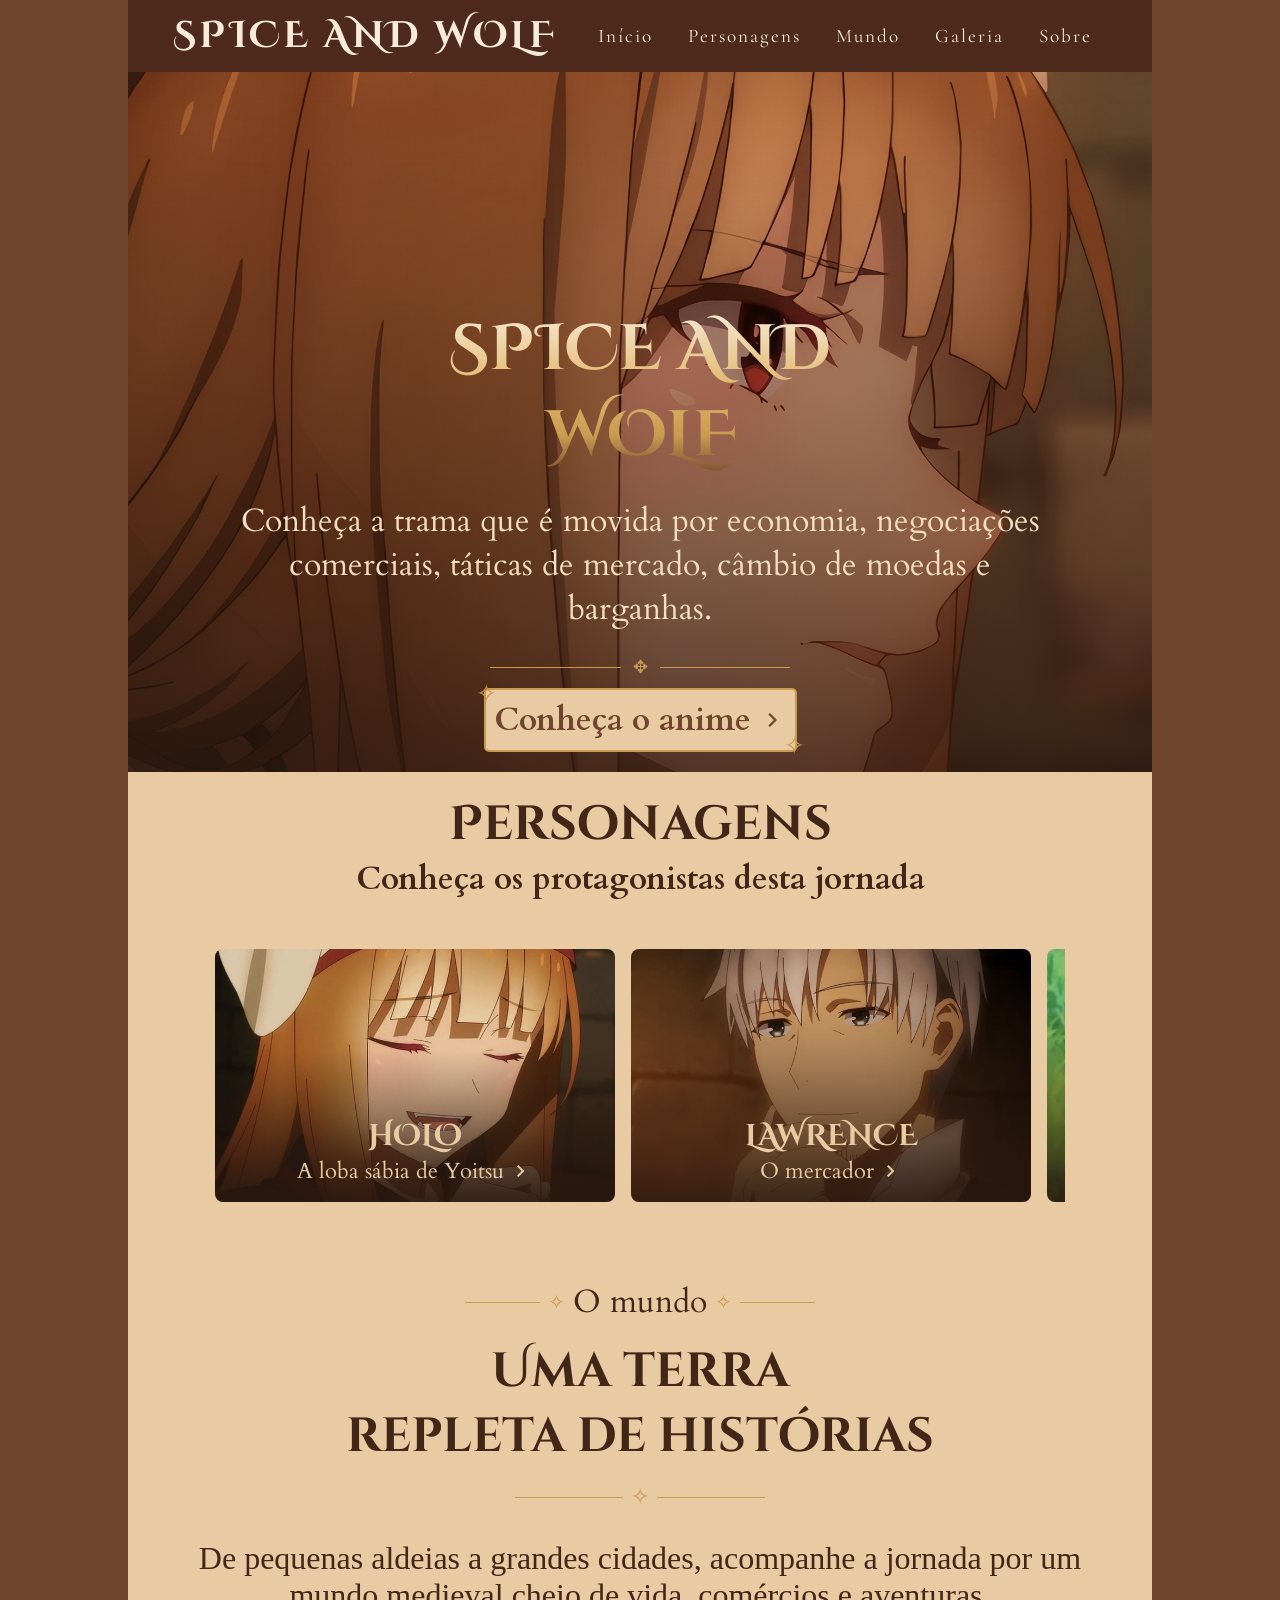
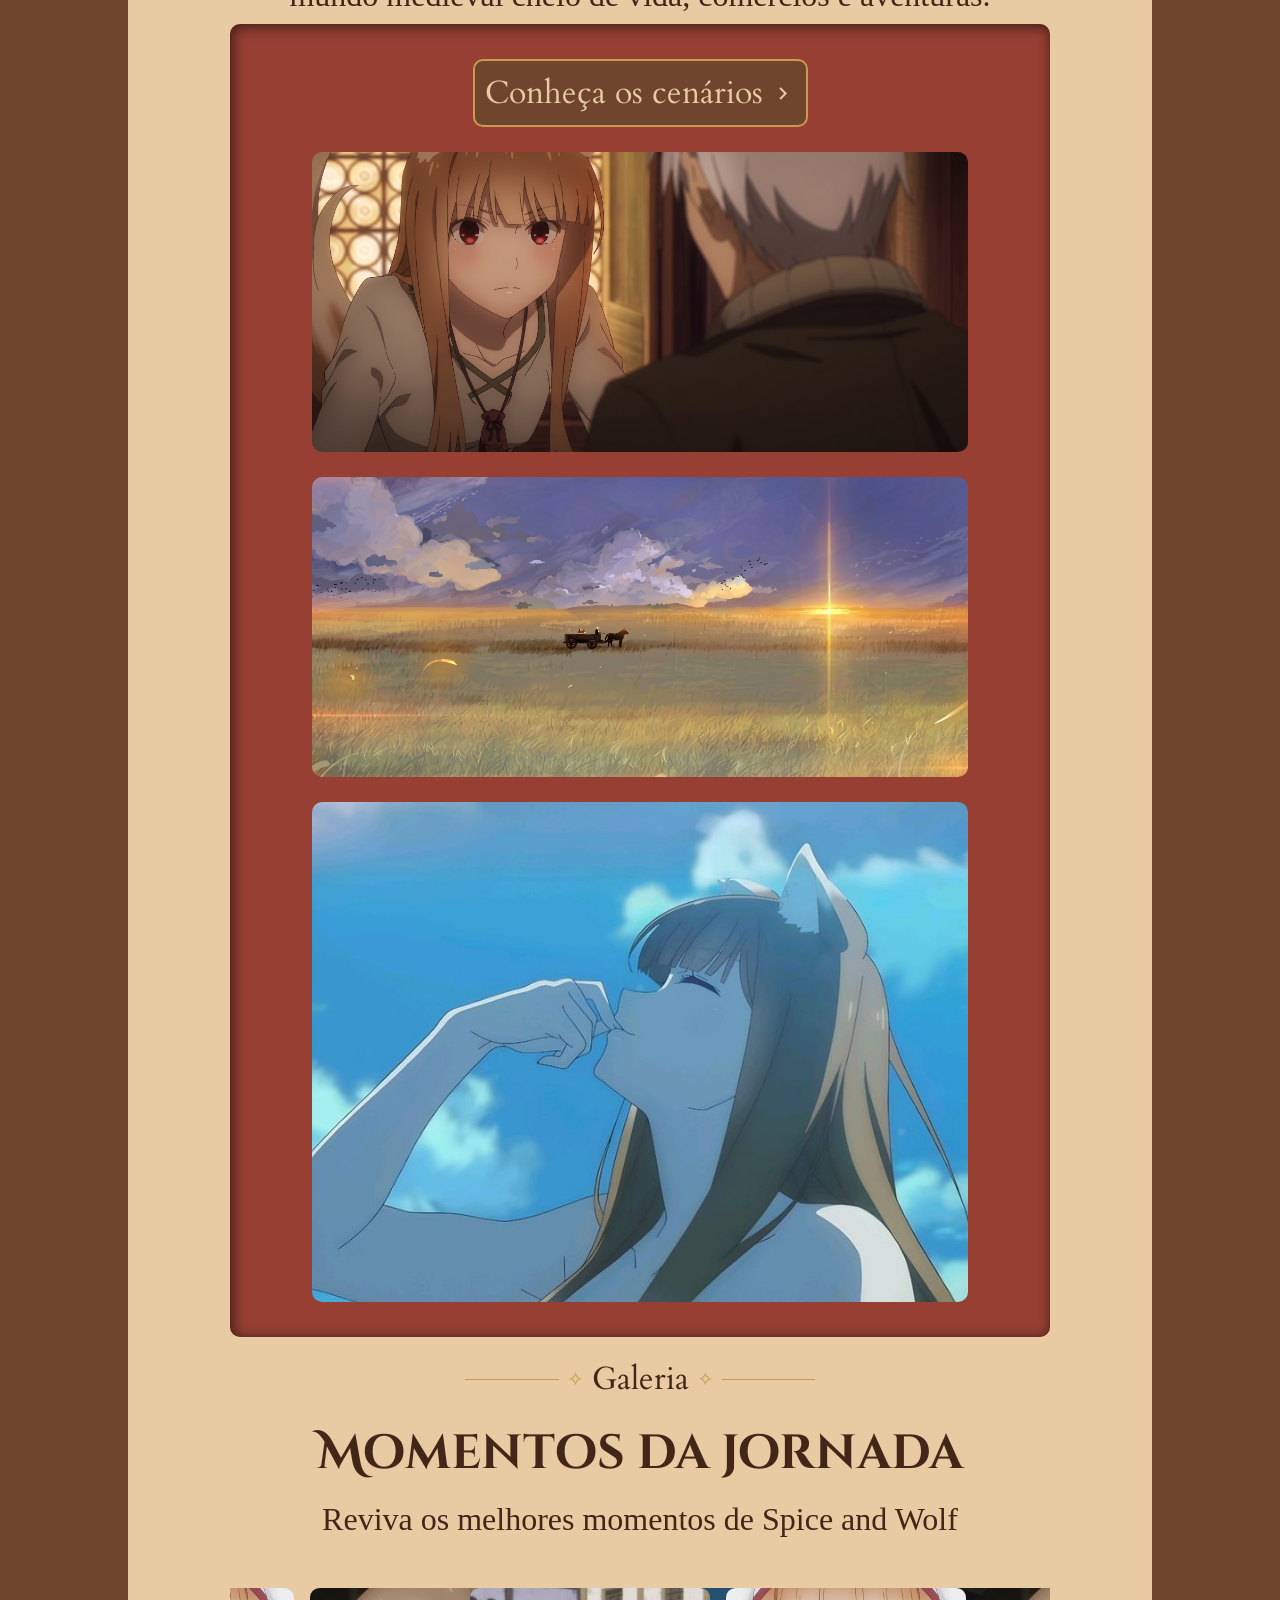
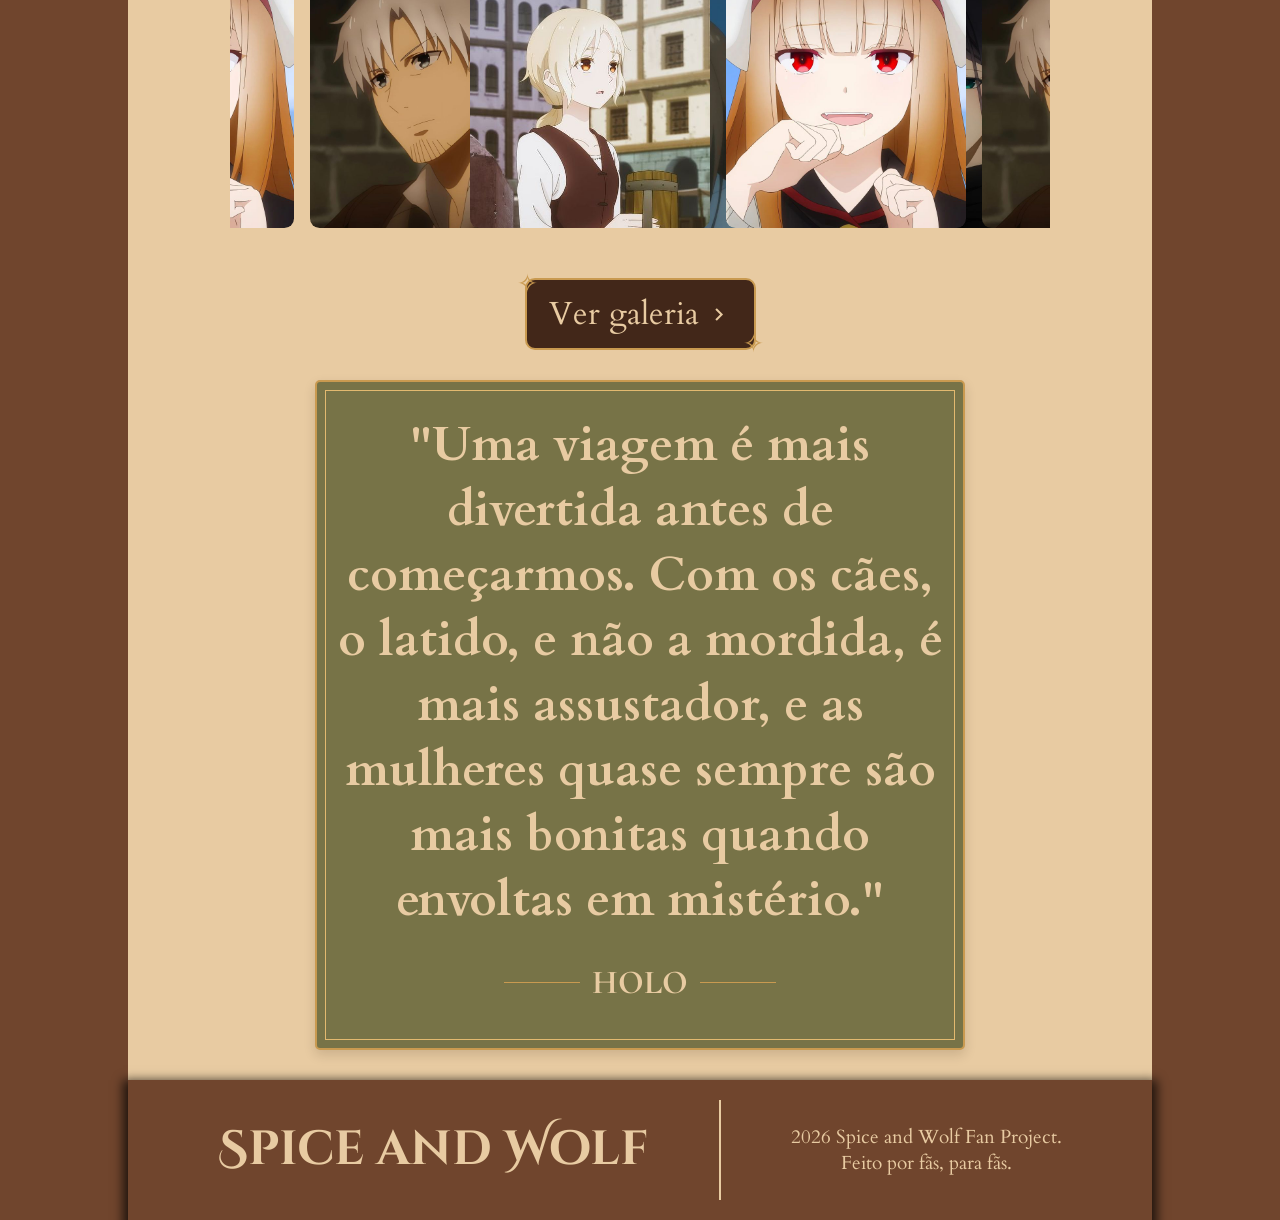
<file: index.html>
<!DOCTYPE html>
<html lang="pt-br">
<head>
    <meta charset="UTF-8">
    <meta name="viewport" content="width=device-width, initial-scale=1.0">
    <title>Document</title>
    <link rel="stylesheet" href="https://fonts.googleapis.com/css2?family=Material+Symbols+Outlined:opsz,wght,FILL,GRAD@20..48,100..700,0..1,-50..200&icon_names=home,person,public,photo_library,menu_book,chevron_left,chevron_right,arrow_forward_ios,arrow_back_ios&display=block">
    <link rel="stylesheet" href="style.css">
</head>
<body>
    <header>
        <nav>
            <div class="mobile-menu">
                <div class="line1"></div>
                <div class="line2"></div>
                <div class="line3"></div>
            </div>
            <a  class="logo" href="">Spice and Wolf</a>
            <ul class="nav-list">
                <li>
                    <a class="menu" href="">
                    <span class="material-symbols-outlined">home</span>
                    <span>Início</span></a>
                </li>

                <li>
                    <a class="menu" href="#pagpersonagem">
                    <span class="material-symbols-outlined">person</span>
                    <span>Personagens</span>
                    </a>
                </li>

                <li>
                  <a class="menu" href="">
                    <span class="material-symbols-outlined">public</span>
                    <span>Mundo</span>
                    </a>
                </li>

                <li>
                   <a class="menu" href="">
                    <span class="material-symbols-outlined">photo_library</span>
                    <span>Galeria</span>
                    </a>
                </li>

                 <li>
                   <a class="menu" href="">
                    <span class="material-symbols-outlined">menu_book</span>
                    <span>Sobre</span>
                    </a>
                </li>
            </ul>
        </nav>
    </header>  
    <main>
        <section id="hero" >
            <h1>Spice and <br> Wolf</h1>
                <p id="textohero">Conheça a trama que é movida por economia, negociações comerciais, táticas de mercado, câmbio de moedas e barganhas.</p>
                <div class="ornamento">
                <span>✥</span>
                </div>
                <a href="" id="botaohero" class="cenario" >Conheça o anime<span id="setahero" class="material-symbols-outlined icone-cta">chevron_right
                </span></a>
        </section>

        <h2 id="pagpersonagem">Personagens</h2>
        <p id="textopersonagem" >Conheça os protagonistas desta jornada</p>

        <section class="carousel borda-irregular">
                <div id="cardholo" class="card">
                    <h3>HOLO</h3>
                    <a href="holo.html" class="personagem-link">A loba sábia de Yoitsu

                    <span id="simbolo" class="material-symbols-outlined icone-personagem">chevron_right
                    </span>
                    </a>
                </div>
                
                <div id="cardlawrence" class="card">
                    <h3>LAWRENCE</h3>
                    <a href="" class="personagem-link">O mercador
                    
                    <span id="simbolo" class="material-symbols-outlined icone-personagem">chevron_right
                    </span>
                    </a>
                </div>

                <div id="cardnora" class="card">
                    <h3>NORA</h3>
                    <a href="" class="personagem-link">A pastora
                    
                    <span id="simbolo" class="material-symbols-outlined icone-personagem">chevron_right
                    </span>
                    </a>
                </div>

                <div id="carddian" class="card">
                    <h3>DIAN RUBENS</h3>
                    <a href="" class="personagem-link">A alquimista
                    
                    <span id="simbolo" class="material-symbols-outlined icone-personagem">chevron_right
                    </span>
                    </a>
                </div>

                <div id="cardmarlheit" class="card">
                    <h3>RICHTEN MARLHEI</h3>
                    <a href="" class="personagem-link">O comerciante
                    
                    <span id="simbolo" class="material-symbols-outlined icone-personagem">chevron_right
                    </span>
                    </a>
                </div>
        </section>
        
            <div class="cabecalho-mundo">

            <div class="rotulo-mundo">
                <span class="linha"></span>
                <span class="losango">✧</span>
                <span>O mundo</span>
                <span class="losango">✧</span>
                <span class="linha"></span>
            </div>

            <h2 id="historias">
                Uma terra <br> repleta de histórias
            </h2>

            <div class="ornamento-mundo">
                <span>✧</span>
            </div>

            </div>
            <div id="textomundo">
                <p>De pequenas aldeias a grandes cidades, acompanhe a jornada por um mundo medieval cheio de vida, comércios e aventuras.</p>
            </div>
      <section id="fotos">
        
        <a id="cenarios" href="">Conheça os cenários 
            <span class="material-symbols-outlined icone-cta icone-cenario" aria-hidden="true">chevron_right
            </span>
        </a>

            <div id="imagem1"></div>
            <div id="imagem2"></div>
            <div id="imagem3"></div>
    </section>

        <div class="rotulo-galeria">
            <span class="linha"></span>
            <span class="losango">✧</span>
            <span>Galeria</span>
            <span class="losango">✧</span>
            <span class="linha"></span>
        </div>
        
        <h2>Momentos da jornada</h2>
        <p id="momentos" >Reviva os melhores momentos de Spice and Wolf</p>

        <div class="galeria" >
            <div class="group" >
                <div class="cardgaleria foto1"></div>
                <div class="cardgaleria foto2"></div>
                <div class="cardgaleria foto3"></div>
                <div class="cardgaleria foto4"></div>
                <div class="cardgaleria foto5"></div>
                <div class="cardgaleria foto6"></div>
            </div>
             <div aria-hidden="" class="group" >
                <div class="cardgaleria foto1"></div>
                <div class="cardgaleria foto2"></div>
                <div class="cardgaleria foto3"></div>
                <div class="cardgaleria foto4"></div>
                <div class="cardgaleria foto5"></div>
                <div class="cardgaleria foto6"></div>
            </div>
        </div>
       <a id="linkgaleria" href="">Ver galeria 
            <span class="material-symbols-outlined icone-cta icone-cenario" aria-hidden="true">chevron_right
            </span>
        </a>
    <section id="textoholo" >
            <p>"Uma viagem é mais divertida antes de começarmos. Com os cães, o latido, e não a mordida, é mais assustador, e as mulheres quase sempre são mais bonitas quando envoltas em mistério."</p>
            <h3>HOLO</h3>
    </section>
    </main>

    <footer>
    <div class="footer-conteudo">
        <a href="" class="footer-logo">Spice and Wolf</a>

        <div class="linha-footer"></div>

        <p class="footer-texto">
            2026 Spice and Wolf Fan Project.
            <br>
            Feito por fãs, para fãs.
        </p>
    </div>
</footer>
    <script src="mobile-navbar.js"></script>
</body>
</html>
</file>
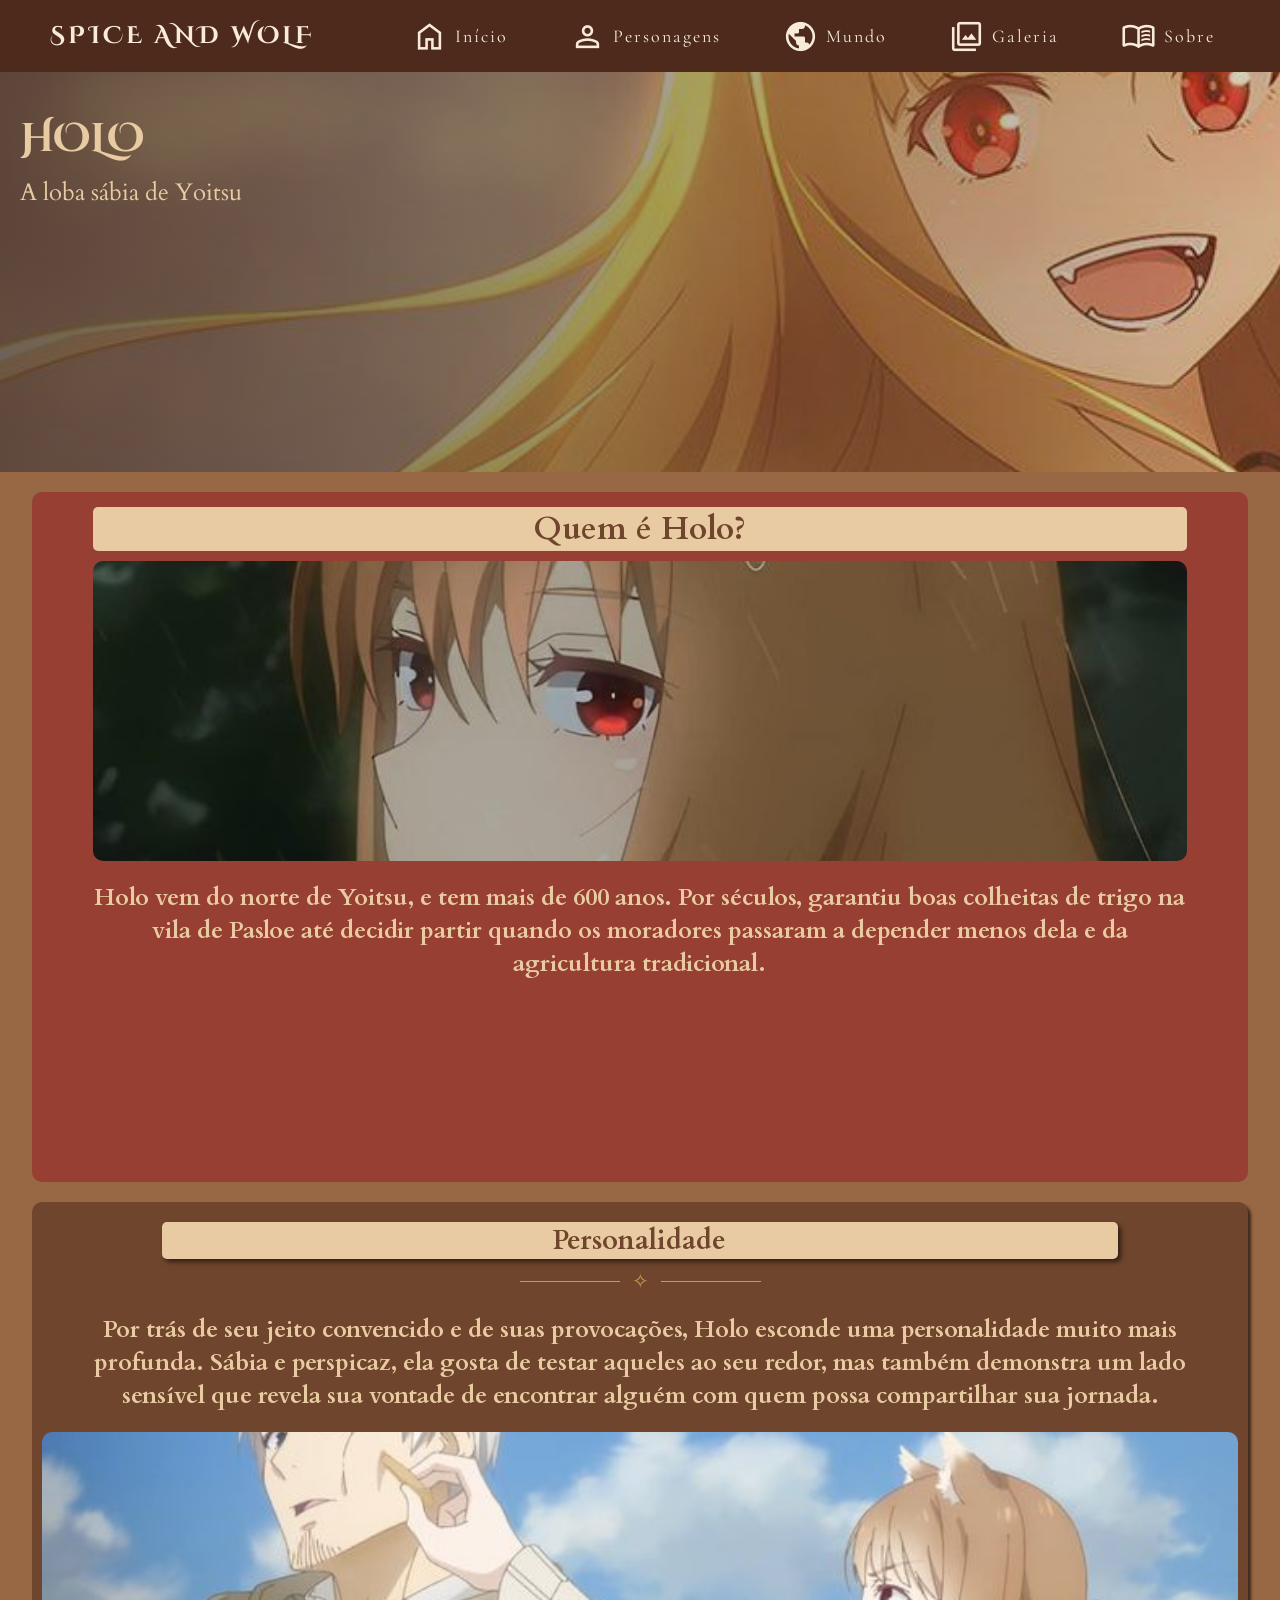
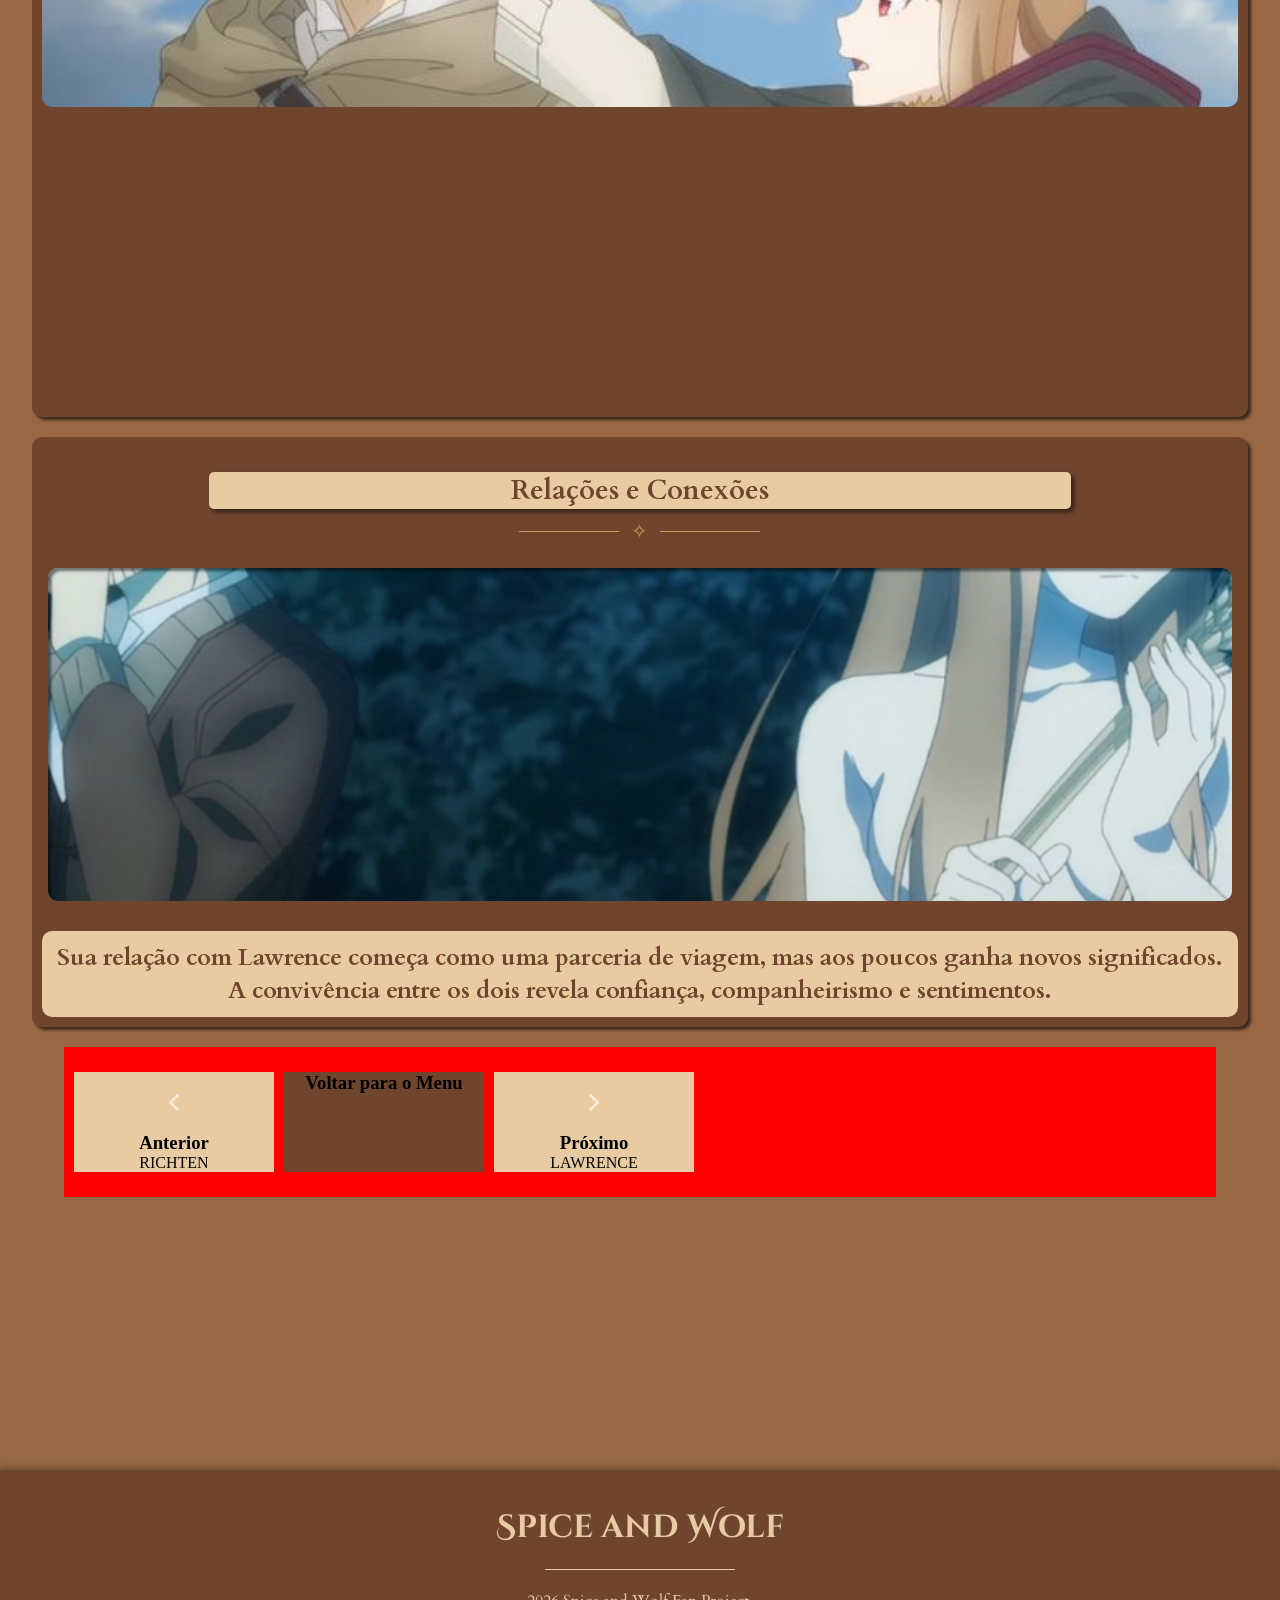
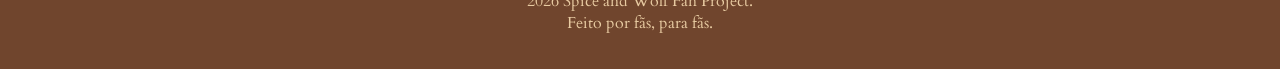
<file: holo.html>
<!DOCTYPE html>
<html lang="pt-br">
<head>
    <meta charset="UTF-8">
    <meta name="viewport" content="width=device-width, initial-scale=1.0">
    <title>Document</title>
    <link rel="stylesheet" href="https://fonts.googleapis.com/css2?family=Material+Symbols+Outlined:opsz,wght,FILL,GRAD@20..48,100..700,0..1,-50..200&icon_names=home,person,public,photo_library,menu_book,chevron_left,chevron_right,arrow_forward_ios,arrow_back_ios&display=block">
    <link rel="stylesheet" href="holo.css">
</head>
<body>
    <header>
        <nav>
            <div class="mobile-menu">
                <div class="line1"></div>
                <div class="line2"></div>
                <div class="line3"></div>
            </div>
            <a  class="logo" href="">Spice and Wolf</a>
            <ul class="nav-list">
                <li>
                    <a class="menu" href="">
                    <span class="material-symbols-outlined">home</span>
                    <span>Início</span></a>
                </li>

                <li>
                    <a class="menu" href="">
                    <span class="material-symbols-outlined">person</span>
                    <span>Personagens</span>
                    </a>
                </li>

                <li>
                  <a class="menu" href="">
                    <span class="material-symbols-outlined">public</span>
                    <span>Mundo</span>
                    </a>
                </li>

                <li>
                   <a class="menu" href="">
                    <span class="material-symbols-outlined">photo_library</span>
                    <span>Galeria</span>
                    </a>
                </li>

                 <li>
                   <a class="menu" href="">
                    <span class="material-symbols-outlined">menu_book</span>
                    <span>Sobre</span>
                    </a>
                </li>
            </ul>
        </nav>
    </header>
    <main>
        <section class="hero" >
            <h1>HOLO</h1>
            <p>A loba sábia de Yoitsu</p>
        </section>
        <div id="texto1" >
            <!-- <p>Uma loba de espírito livre, palavras afiadas e um passado tão vasto quanto as terras em que percorre</p> -->
        </div>

        <section class="holo" >
            <h2>Quem é Holo?</h2>
            <div id="imagemholo" ></div>
            <p>Holo vem do norte de Yoitsu, e tem mais de 600 anos. Por séculos, garantiu boas colheitas de trigo na vila de Pasloe até decidir partir quando os moradores passaram a depender menos dela e da agricultura tradicional.</p>
        </section>
       
        <section class="personalidade" > 
            <h2 class="titulosh2">Personalidade</h2>

            <div class="ornamento-inferior">
                <span class="linha"></span>
                <span>✧</span>
                <span class="linha"></span>
            </div>
        </div>
              <p>Por trás de seu jeito convencido e de suas provocações, Holo esconde uma personalidade muito mais profunda. Sábia e perspicaz, ela gosta de testar aqueles ao seu redor, mas também demonstra um lado sensível que revela sua vontade de encontrar alguém com quem possa compartilhar sua jornada.</p>
            <div class="divpersonalidade" ></div>
        </section>

       

        <section class="relacoes">
           <div class="cabecalho-secao">
    
    <h2 class="titulosh2">Relações e Conexões</h2>

    <div class="ornamento-inferior">
        <span class="linha"></span>
        <span>✧</span>
        <span class="linha"></span>
    </div>
</div>
            <div class="imagemrelacoes" ></div>
            <div id="textorelacoes" >
                <p>Sua relação com Lawrence começa como uma parceria de viagem, mas aos poucos ganha novos significados. A convivência entre os dois revela confiança, companheirismo e sentimentos.</p>
            </div>
        </section>
        <!-- <nav class="navegacao-personagens">

    <a href="#" class="btn-personagem anterior">
        <span class="material-symbols-outlined">chevron_left</span>
        <strong>Anterior</strong>
        <small>Lawrence</small>
    </a>

    <a href="#" class="btn-personagem voltar">
        <span class="material-symbols-outlined">menu_book</span>
        <strong>Personagens</strong>
        <small>Voltar ao menu</small>
    </a>

    <a href="#" class="btn-personagem proximo">
        <span class="material-symbols-outlined">chevron_right</span>
        <strong>Próximo</strong>
        <small>Chloe</small>
    </a>

</nav> -->
    <section class="botoes" >
    
            <div class="anterior" >
                <span class="material-symbols-outlined">
                chevron_left
                </span>
                <h3>Anterior</h3>
                <p>RICHTEN</p>
            </div>

            <div class="voltar" >
             
                <h3>Voltar para o Menu</h3>
            </div>

            <div class="proximo" >
                <span
                class="material-symbols-outlined">chevron_right
                </span>
                <h3>Próximo</h3>
                <p>LAWRENCE </p>
            </div>
      
    </section>





    </main>
      <footer>
    <div class="footer-conteudo">
        <a href="" class="footer-logo">Spice and Wolf</a>

        <div class="linha-footer"></div>
        <p class="footer-texto">
            2026 Spice and Wolf Fan Project.
            <br>
            Feito por fãs, para fãs.
        </p>
        </div>
    </footer>
    <script src="mobile-navbar.js"></script>
</body>
</html>
</file>
<file: style.css>
@charset "UTF-8";

@import url('https://fonts.googleapis.com/css2?family=Cinzel+Decorative:wght@400;700;900&display=swap');
@import url('https://fonts.googleapis.com/css2?family=Cormorant+Garamond:ital,wght@0,300..700;1,0..700&display=swap');
@import url('https://fonts.googleapis.com/css2?family=Cardo:ital,wght@0,400;0,700;1,400&display=swap');

:root {
    /* CORES PRINCIPAIS */
    --Dark-Wood: #2B180F;
    --Deep-Brown: #422719;
    --Leather-Brown: #70452D;
    --Warm-Brown: #986744;

    /* FUNDOS */
    --Dark-Parchment: #CBA77C;
    --Parchment: #E8CBA2;
    --Light-Cream: #F2DFC0;
    --Soft-Ivory: #F8ECD8;

    /* DETALHES */
    --Antique-Gold: #C99A50;
    --Wheat-Gold: #E2B96F;
    --Muted-Red: #963F32;
    --Olive-Green: #777347;

    /* FONTES */
    --Titulos: 'Cinzel Decorative', serif;
    --Textos: 'Cormorant Garamond', serif;
    --Textos2: 'Cardo', serif;
}
* {
    margin: 0;
    padding: 0;
    box-sizing: border-box;
}


body {
    width: 100%;
    overflow-x: clip;
}
body.menu-open {
    overflow: hidden;
}

/* 
=============================
HEADER / MENU DE NAVEGAÇÃO 
=============================
*/
nav {
    display: flex;
    justify-content: space-around;
    align-items: center;
    font-family: var(--Textos2);
    background-color: #4d2a1b;
    height: 8vh;
    padding: 0 25px;
}
.logo {
    padding: 0px;
    font-family: var(--Titulos);
    font-size: 1.5em;
    font-weight: bold;
    text-transform: uppercase;
    letter-spacing: 3px;
    color: #F8ECD8;
    text-decoration: none;
    flex-shrink: 0;
}
.nav-list {
    list-style: none;
    display: flex;
    align-items: center;
}
.nav-list li {
    letter-spacing: 2px;
    margin-left: 32px;
}
.nav-list .menu {
    font-family: var(--Textos);
    font-size: 18px;
}
.menu {
    display: flex;
    align-items: center;
    gap: 8px;
    color: #F8ECD8;
    text-decoration: none;
    padding: 15px;
    border-radius: 10px;
    transition: background-color 0.3s;
}
.menu:hover {
    transition-duration: 1s;
    background-color: var(--Leather-Brown);
    border-radius: 10px;
}
.mobile-menu {
    display: none;
    cursor: pointer;
}
.mobile-menu div {
    width: 32px;
    height: 2px;
    background-color: #F8ECD8;
    margin: 8px;
    transition: 0.3s;
}
.mobile-menu.active .line1 {
    transform: rotate(-45deg) translate(-8px, 8px);
}
.mobile-menu.active .line2 {
    opacity: 0;
}
.mobile-menu.active .line3 {
    transform: rotate(45deg) translate(-5px, -7px);
}
.material-symbols-outlined {
    font-family: 'Material Symbols Outlined';
    font-weight: normal;
    font-style: normal;
    color: #F8ECD8;
    font-size: 35px;
    line-height: 1;
    display: inline-block;
    white-space: nowrap;
    text-transform: none;
    letter-spacing: normal;
    font-feature-settings: 'liga';
}
/* 
=============================
            MAIN
=============================
*/
main {
    background-color: var(--Parchment);
    border-radius: 10px 10px 0px 0px;
    display: flow-root;
}
#hero {
    text-align: center;
    height: 700px;
    display: flex;
    flex-flow: column;
    justify-content: flex-end;
    align-items: center;
    background-image:linear-gradient(to bottom,
    transparent 5%, rgba(43, 24, 15, 0.9) 100%),url("Imagens/holo11\(2\).jpg");
    background-size: 190.4%;
    background-attachment: fixed;
    background-position: 60% top;
    background-repeat: no-repeat;
    color: #a75f08;
}
h1 {
    text-transform: uppercase;
    font-family: var(--Titulos);
    font-size: 3em;
    background: linear-gradient(to bottom,#F8ECD8 0%,#E2B96F 45%,#C99A50 75%,#70452D 100%);
    background-clip: text;
    -webkit-background-clip: text;
    color: transparent;
}
#textohero {
    width: 80%;
    margin: 20px 0px;
    font-size: 20px;
    font-family: var(--Textos2);
    font-weight: 500;
    color: var(--Light-Cream);
}
.ornamento {
    display: flex;
    align-items: center;
    justify-content: center;
    gap: 12px;
    width: 300px;
    margin: 5px auto 10px auto;
}
.ornamento::before, .ornamento::after {
    content: "";
    flex: 1;
    height: 1px;
    background-color: var(--Antique-Gold);
}
.ornamento span {
    color: var(--Antique-Gold);
    font-size: 18px;
}
#botaohero {
    padding: 5px;
    margin-bottom: 15px;
    font-size: 1.5em;
    font-weight: 530;
    font-family: var(--Textos2);
    color: var(--Leather-Brown);
    display: inline-flex;
    align-items: center;
    justify-content: center;
    gap: 8px;
    text-decoration: none;
    background-color: var(--Parchment);
    border-radius: 5px;
}
#setahero {
    color: var(--Leather-Brown);
}
.cenario {
    position: relative;
    border: 2px solid var(--Antique-Gold);
    padding: 8px;
}
.cenario::before,
.cenario::after {
    content: "✧";
    position: absolute;
    color: var(--Antique-Gold);
    font-size: 25px;
}
.cenario::before {
    top: -13px;
    left: -10px;
}
.cenario::after {
    bottom: -13px;
    right: -10px;
}
 .icone-cta {
    font-size: 28px;
    line-height: 1;
    color: var(--Leather-Brown);
}
h2 {
    font-family: var(--Titulos);
    font-size: 2em;
    text-align: center;
    margin-top: 20px;
    color: var(--Deep-Brown);
    font-weight: bolder;
}
#textopersonagem {
    color: #422719;
    font-family: var(--Textos2);
    text-align: center;
    font-size: 1.5em;
    font-weight: 550;
}
.carousel {
    width: 100%;
    overflow-x: auto;
    margin: 3em auto;
    display: flex;
    gap: 1em;
    scroll-behavior: smooth;
    anchor-name: --carousel;
    scroll-snap-type: x mandatory;
    scroll-marker-group: after;
}
.carousel::scroll-marker-group {
    display: flex;
    justify-content: center;
    gap: .5em;
}
.card::scroll-marker {
    content: '';
    height: 1em;
    width: 1em;
    background-color: #E2B96F;
    border-radius: 50%;
}
.card::scroll-marker:target-current {
    background-color: var(--Muted-Red);
}
.carousel::-webkit-scrollbar {
    display: none;
}
.carousel::scroll-button(right),
.carousel::scroll-button(left) {
    font-family: 'Material Symbols Outlined';
    font-feature-settings: 'liga';
    font-size: 22px;
    font-weight: normal;
    line-height: 1;
    display: grid;
    place-items: center;
    width: 46px;
    height: 46px;
    padding: 0;
    border: none;
    border-radius: 50%;
    background-color: var(--Muted-Red);
    color: var(--Parchment);
    cursor: pointer;
    position: fixed;
    position-anchor: --carousel;
}
.carousel::scroll-button(right) {
    content: "arrow_forward_ios";
    position-area: right center;
    translate: -50% 0;
}
.carousel::scroll-button(left) {
    content: "arrow_back_ios";
    position-area: left center;
    translate: 50% 0;
    text-indent: 6px;
}
.card {
    scroll-snap-align: start;
    flex: 0 0 25em;
    aspect-ratio: 5 / 3;
    background-color: #a75f08;
    padding: 1em;
    border-radius: .5em;
    text-align: center;
    align-content: center;
}
.icone-personagem {
    font-size: 24px;
    color: var(--Deep-Brown);
}
#cardholo {
    background-image:linear-gradient(to bottom,
    transparent 40%, rgba(43, 24, 15, 0.9) 100%),url("Imagens/holo19.jpg");
    background-size: 100%;
    background-position: 50% 95% ;
    background-repeat: no-repeat;
}
#cardholo h3 {
    font-size: 1.9em;
    margin-top: 150px;
    font-family: var(--Titulos);
    color: var(--Parchment);
}
#cardholo a {
    font-size: 1.4em;
    color: var(--Parchment);
    font-family: var(--Textos2);
}
#cardlawrence {
    background-image:linear-gradient(to bottom,
    transparent 20%, rgba(43, 24, 15, 0.9) 100%),url("Imagens/lawrence1.jpg");
    background-size: 100%;
    background-position: 90% 70%;
}
#cardlawrence h3 {
    font-size: 1.9em;
    margin-top: 150px;
    font-family: var(--Titulos);
    color: var(--Parchment);
}
#cardlawrence a {
    font-size: 1.4em;
    color: var(--Parchment);
    font-family: var(--Textos2);
}
#cardnora {
    background-image:linear-gradient(to bottom,
    transparent 20%, rgba(43, 24, 15, 0.9) 100%),url("Imagens/nora1.jpg");
    background-size: 100%;
    background-position: 50% 50% ;
}
#cardnora h3 {
    font-size: 1.9em;
    margin-top: 150px;
    font-family: var(--Titulos);
    color: var(--Parchment);
}
#cardnora a {
    font-size: 1.4em;
    color: var(--Parchment);
    font-family: var(--Textos2);
}
#carddian {
    background-image:linear-gradient(to bottom,
    transparent 30%, rgba(43, 24, 15, 0.9) 100%),url("Imagens/dian3.jpg");
    background-size: 100%;
    background-position: 50% 55% ;
}
#carddian h3 {
    font-size: 1.9em;
    margin-top: 150px;
    font-family: var(--Titulos);
    color: var(--Parchment);
}
#carddian a {
    font-size: 1.4em;
    color: var(--Parchment);
    font-family: var(--Textos2);
}
#cardmarlheit {
    background-image:linear-gradient(to bottom,
    transparent 10%, rgba(43, 24, 15, 0.9) 100%),url("Imagens/marlheit1.jpg");
    background-size: 100%;
    background-position: 50% 55% ;
}
#cardmarlheit h3 {
    font-size: 1.9em;
    margin-top: 150px;
    font-family: var(--Titulos);
    color: var(--Parchment);
}
#cardmarlheit a {
    font-size: 1.4em;
    color: var(--Parchment);
    font-family: var(--Textos2);
}
.personagem-link {
    display: inline-flex;
    align-items: center;
    justify-content: center;
    gap: 5px;
    font-family: var(--Textos2);
    font-size: 1.1em;
    color: var(--Deep-Brown);
    text-decoration: none;
}
#simbolo {
      color: var(--Parchment);
}
.cabecalho-mundo {
    text-align: center;
    padding: 30px 15px;
}
.rotulo-mundo {
    display: flex;
    align-items: center;
    justify-content: center;
    gap: 8px;
    width: 80%;
    max-width: 350px;
    margin: auto;
    color: var(--Deep-Brown);
    font-family: var(--Textos2);
    font-size: 1.2em;
}
.linha {
    flex: 1;
    height: 1px;
    background-color: var(--Antique-Gold);
}
.losango {
    color: var(--Antique-Gold);
    font-size: 20px;
}
#historias {
    font-family: var(--Titulos);
    color: var(--Deep-Brown);
    font-size: 2em;
    margin: 15px 0;
}
.ornamento-mundo {
    display: flex;
    align-items: center;
    justify-content: center;
    width: 65%;
    max-width: 250px;
    margin: 15px auto 0px auto;
}
.ornamento-mundo::before,
.ornamento-mundo::after {
    content: "";
    flex: 1;
    height: 1px;
    background-color: var(--Antique-Gold);
}
.ornamento-mundo span {
    color: var(--Antique-Gold);
    font-size: 22px;
    margin: 0 8px;
}
#textomundo {
    color: var(--Deep-Brown);
    width: 90%;
    margin: auto;
    text-align: center;
    font-size: 2em;
    font-weight: 500;
}
#fotos {
    background-color: var(--Muted-Red);
    width: 96%;
    margin: auto;
    border-radius: 10px;
    padding: 10px 0px;
    margin-top: 10px;
    box-shadow: inset 2px 2px 12px 2px rgba(0, 0, 0, 0.507);
}
#cenarios {
    position: relative;
    border: 2px solid var(--Antique-Gold);
    padding: 8px;
}
#cenarios {
    position: relative;
    display: flex;
    align-items: center;
    justify-content: center;
    gap: 8px;
    width: fit-content;
    margin: 30px auto;
    padding: 12px 22px;
    background-color: var(--Deep-Brown);
    color: var(--Parchment);
    font-family: var(--Textos2);
    font-size: 1.3em;
    text-decoration: none;
    border: 2px double var(--Antique-Gold);
    outline-offset: 4px;
    transition: .3s ease;
}
#cenarios:hover {
    background-color: var(--Leather-Brown);
    box-shadow: 0 5px 12px rgba(43, 24, 15, 0.25);
    border-color: var(--Wheat-Gold);
}
#cenarios:hover .icone-cenario {
    transform: translateX(4px);
}
#cenarios {
    display: flex;
    align-items: center;
    justify-content: center;
    gap: 8px;
    width: fit-content;
    margin: 25px auto 0;
    background-color: var(--Leather-Brown);
    text-align: center;
    font-size: 1.5em;
    padding: 10px;
    color: var(--Parchment);
    text-decoration: none;
    border-radius: 10px;
}
.icone-cenario {
    color: var(--Parchment);
    font-size: 28px;
    line-height: 1;
}

.icone-cenario {
    color: var(--Parchment);
    font-size: 25px;
    line-height: 1;
    transition: transform .3s ease;
}
#imagem1,
#imagem2 {
    position: relative;
    overflow: hidden;
    isolation: isolate;
    height: 300px;
    width: 90%;
    margin: 25px auto;
    background-color: var(--Muted-Red);
    border-radius: 10px;
}
#imagem3 {
    position: relative;
    overflow: hidden;
    isolation: isolate;
    height: 500px;
    width: 90%;
    margin: 25px auto;
    background-color: var(--Muted-Red);
    border-radius: 10px;
}
#imagem1::before {
    content: "";
    position: absolute;
    inset: -15% 0;
    background-image: url("Imagens/landscape3.jpg");
    background-size: cover;
    background-position: 80%;
    background-repeat: no-repeat;
    transform: translateY(var(--parallax-y, 0px));
    z-index: -1;
}
#imagem2::before {
    content: "";
    position: absolute;
    inset: -15% 0;
    background-image: url("Imagens/landscape1.jpg");
    background-size: cover;
    background-position: center;
    background-repeat: no-repeat;
    transform: translateY(var(--parallax-y, 0px));
    z-index: -1;
}
#imagem3::before {
    content: "";
    position: absolute;
    inset: -15% 0;
    background-image: url("Imagens/landscape11.jpg");
    background-size: cover;
    background-position: bottom;
    background-repeat: no-repeat;
    transform: translateY(var(--parallax-y, 0px));
    z-index: -1;
    border-radius: inherit;
}
.rotulo-galeria {
    display: flex;
    align-items: center;
    justify-content: center;
    gap: 8px;
    width: 80%;
    max-width: 350px;
    margin: 20px auto 0px auto;
    color: var(--Deep-Brown);
    font-family: var(--Textos2);
    font-size: 1.2em;
}
#momentos {
    padding-top: 15px;
    color: var(--Deep-Brown);
    width: 90%;
    margin: auto;
    text-align: center;
    font-size: 2em;
    font-weight: 500;
}
.galeria {
    margin: 50px auto;
    width: 90%;
    display: flex;
    overflow-x: hidden;
}
.galeria::-webkit-scrollbar {
    display: none;
}
 .cardgaleria {
    flex: 0 0 5em;
    height: 5em;
    padding: 1em;
    background-color: var(--Muted-Red);
    font-size: 3rem;
    border-radius: .2em;
    text-align: center;
    align-content: center;
    background-repeat: no-repeat;
 }
 .group {
    display: flex;
    align-items: center;
    justify-content: center;
    gap: 1em;
    animation: spin 20s infinite linear;
    padding-right: 1em;
    flex-shrink: 0;
    width: max-content;
 }
 .foto1{
    background-image: url("Imagens/nora8.jpg");
    background-size: 100%;
 }
 .foto2{
    background-image: url("Imagens/holo16.jpg");
    background-size: 100%;
 }
 .foto3{
    background-image: url("Imagens/lawrence3.jpg");
    background-size: 100%;
 }
 .foto4{
    background-image: url("Imagens/landscape10.jpg");
    background-size: 100%;
 }
 .foto5{
    background-image: url("Imagens/dian8.jpg");
    background-size: 100%;
 }
 .foto6{
    background-image: url("Imagens/holo4.jpg");
    background-size: 100%;
 }
 #linkgaleria {
    position: relative;
    display: flex;
    align-items: center;
    justify-content: center;
    gap: 8px;
    width: fit-content;
    margin: 30px auto;
    padding: 12px 22px;
    background-color: var(--Deep-Brown);
    color: var(--Parchment);
    font-family: var(--Textos2);
    font-size: 1.3em;
    text-decoration: none;
    border: 2px double var(--Antique-Gold);
    border-radius: 10px;
    transition: .3s ease;
}
#linkgaleria::before,
#linkgaleria::after {
    content: "✧";
    position: absolute;
    color: var(--Antique-Gold);
    font-size: 25px;
}
#linkgaleria::before {
    top: -13px;
    left: -10px;
}
#linkgaleria::after {
    bottom: -13px;
    right: -10px;
}
#linkgaleria:hover {
    background-color: var(--Leather-Brown);
    box-shadow: 0 5px 12px rgba(43, 24, 15, 0.25);
    border-color: var(--Antique-Gold);
}
#linkgaleria:hover .icone-cenario {
    transform: translateX(4px);
}
#textoholo {
    color: var(--Parchment);
    width: 90%;
    margin: 20px auto 0px auto;
    font-size: 2em;
    font-weight: 600;
    font-family: var(--Textos2);
    background-color: var(--Olive-Green);
    padding: 10px;
    text-align: center;
    border-radius: 5px;
    position: relative;
    width: 90%;
    max-width: 650px;
    margin: 30px auto;
    padding: 30px 20px;
    background-color: var(--Olive-Green);
    border: 2px solid var(--Antique-Gold);
    border-radius: 5px;
    box-shadow: 0 5px 12px rgba(43, 24, 15, 0.15);
}
#textoholo::before {
    content: "";
    position: absolute;
    inset: 8px;
    border: 1px solid var(--Wheat-Gold);
    pointer-events: none;
}
#textoholo h3 {
    padding-top: 15px;
    display: flex;
    align-items: center;
    justify-content: center;
    gap: 12px;
    width: 45%;
    margin: 15px auto;
    font-family: var(--Textos);
    color: var(--Parchment);
    font-size: .7em;
}
#textoholo h3::before,
#textoholo h3::after {
    content: "";
    flex: 1;
    height: 1px;
    background-color: var(--Antique-Gold);
}









































/*
=============================
            FOOTER
=============================
*/
footer {
    background-color: var(--Leather-Brown);
    padding: 35px;
    box-shadow: 0px 5px 10px 5px rgba(0, 0, 0, 0.712);
    text-align: center;
}
footer a {
    display: block;
    font-family: var(--Titulos);
    font-size: 2em;
    font-weight: 550;
    color: var(--Deep-Brown);
    text-decoration: none;
    line-height: 1.3;
    color: var(--Parchment);
}
footer p {
    font-family: var(--Textos2);
    font-size: 1em;
    color: var(--Parchment);
}
.linha-footer {
    width: 190px;
    height: 1px;
    background-color: var(--Parchment);
    margin: 20px auto;
}
 @keyframes spin {
    from {
        transform: translateX(0);
    }
    to {
        transform: translateX(-100%);
    }
 }

 /* ANIMAÇÃO DOS LINKS */

 @keyframes navLinkFade {
    from {
        opacity: 0;
        transform: translateX(50px);
    }

    to {
        opacity: 1;
        transform: translateX(0);
    }
}
@media (max-width: 500px){
    .card {
        flex: 0 0 100%;
    }
}

/* CELULARES E TABLET */

@media (max-width: 992px) {

    nav {
        width: 100%;
        min-height: 65px;
        height: auto;
        padding: 0 15px;
        display: flex;
        justify-content: space-between;
        align-items: center;
        position: relative;
    }
    .mobile-menu {
        display: block;
        order: 2;
        z-index: 1001;
    }
    .logo {
        order: 1;
    }
   .nav-list {
    position: fixed;
    top: 65px;
    right: 0;
    width: min(75vw, 320px);
    height: calc(100vh - 65px);
    background-color: #4d2a1b;
    display: flex;
    flex-direction: column;
    align-items: center;
    justify-content: space-around;
    transform: translateX(100%);
    transition: transform 0.3s ease-in-out;
    z-index: 1000;
    }
    .nav-list li {
        margin-left: 0;
        opacity: 0;
    }
    .nav-list .menu {
        font-size: 22px;
    }
    .nav-list.active {
        transform: translateX(0);
    }
}

/* TABLET / MONITORES */    


@media screen and (min-width: 992px) and (max-width: 1200px) {

    body {
        background-color: #70452D; 
    }
    .nav-list li {
        margin: 0px;
        padding: 0px;
        /*  margin-left: 0; */
    }
     .nav-list .menu {
        font-size: 1.2m;
        
    }
    .material-symbols-outlined {
        display: none;
    }
    header {
        width: 90%;
        margin: auto;
    
    }
    .logo {
        font-size: 2.2em;
    }
    #hero {
        background-size: 105%;
        background-position: center;
    }
    #hero  h1 {
        font-size: 3.5em;
    }
    #textohero {
        font-size: 1.6em;
    }
    #botaohero {
        font-size: 1.7em;
        padding: 8px;
        margin-bottom: 20px;
    }
    main {
        width: 90%;
        margin: auto;
    }
    h2 {
        font-size: 2.7em;
    }
    #textopersonagem {
        font-size: 1.8em;
       
    }
    .card::scroll-marker {
        display: none;
    }
    .rotulo-mundo {
        font-size: 1.8em;
    }
    #historias {
        font-size: 2.7em;
    }
    .carousel {
        width: 80%;
    }
    #textomundo {
        font-size: 1.8em;
        font-weight: 540;
    }
    #cenarios {
        font-size: 1.7em;
    }
    #fotos {
        width: 90%;
    }
    #imagem1, 
    #imagem2, 
    #imagem3 {
        width: 90%;
    }
    #imagem1::before {
        background-image: url("Imagens/landscape3\(2\).jpg");
    }
    #imagem2::before {
        background-image: url("Imagens/landscape1\(2\).jpg");
    }
    .rotulo-galeria {
        font-size: 1.8em;
    }
    #momentos {
        font-size: 2em;
        font-weight: 540;
    }
    .galeria {
        width: 90%;
    }
    #linkgaleria {
        font-size: 1.7em;
    }
    #textoholo {
        font-size: 2.5em;
    }
    footer {
        display: block;
        width: 90%;
        margin: auto;
        padding: 0px;
    }
    footer a {
        font-size: 2.3em;
        font-weight: 530;
    }
    .footer-conteudo {
        display: flex;
        align-items: center;
        justify-content: center;
        gap: 70px;

        width: fit-content;
        margin: 0 auto;
    }
    .footer-texto {
        font-size: 1.2em;
    }
    .linha-footer {
        width: 2px;
        height: 100px;
        background-color: var(--Parchment);
        flex-shrink: 0;
    }
    
}

/* TELAS MAIORES */

@media screen and (min-width: 1200px) {
    body {
        background-color: #70452D;
    }
    header {
        width: 80%;
        margin: auto;
    }
    .logo {
        font-size: 2.3em;
    }
    .nav-list li {
        margin: 0px 0px 0px 5px;
        padding: 0px;
    }
     .nav-list .menu {
        font-size: 1.2em;
    }
    .nav-list .material-symbols-outlined {
        display: none;
    }
    #hero {
        background-size: 90%;
        background-position: center;
    }
    #hero  h1 {
        font-size: 4em;
    }
    #textohero {
        font-size: 2em;
    }
    #botaohero {
        font-size: 2em;
        padding: 8px;
        margin-bottom: 20px;
    }
    main {
        width: 80%;
        margin: auto;
    }
    h2 {
        font-size: 3em;
    }
    #textopersonagem {
        font-size: 2em;
    }
    .card::scroll-marker {
        display: none;
    }
    .rotulo-mundo {
        font-size: 2em;
    }
    #historias {
        font-size: 3em;
    }
    .carousel {
        width: 83%;
    }
    #textomundo {
        font-size: 2em;
        font-weight: 540;
    }
    #fotos {
        width: 80%;
    }
    #cenarios {
        font-size: 2em;
    }
    #imagem1, 
    #imagem2, 
    #imagem3 {
        width: 80%;
    }
    #imagem1::before {
        background-image: url("Imagens/landscape5.jpg");
    }
    #imagem2::before {
        background-image: url("Imagens/landscape1\(2\).jpg");
    }
    .rotulo-galeria {
        font-size: 2em;
    }
    #momentos {
        font-size: 2em;
        font-weight: 540;
    }
    .galeria {
        width: 80%;
    }
    #linkgaleria {
        font-size: 2em;
    }
    #textoholo {
        font-size: 3em;
    }
    footer {
        display: block;
        width: 80%;
        margin: auto;
        padding: 0px;
    }
    footer a {
        font-size: 3em;
        font-weight: 530;
    }
    .footer-conteudo {
        display: flex;
        align-items: center;
        justify-content: center;
        gap: 70px;
        width: fit-content;
        margin: 0 auto;
    }
    .footer-texto {
        font-size: 1.2em;
    }
    .linha-footer {
        width: 2px;
        height: 100px;
        background-color: var(--Parchment);
        flex-shrink: 0;
    }
    nav {
    display: flex;
    justify-content: space-between;
    align-items: center;
    width: 100%;
    padding: 0 45px;
}
.nav-list {
    display: flex;
    align-items: center;  
}
}
</file>
<file: holo.css>
@charset "UTF-8";

@import url('https://fonts.googleapis.com/css2?family=Cinzel+Decorative:wght@400;700;900&display=swap');
@import url('https://fonts.googleapis.com/css2?family=Cormorant+Garamond:ital,wght@0,300..700;1,0..700&display=swap');
@import url('https://fonts.googleapis.com/css2?family=Cardo:ital,wght@0,400;0,700;1,400&display=swap');

:root {
    /* CORES PRINCIPAIS */
    --Dark-Wood: #2B180F;
    --Deep-Brown: #422719;
    --Leather-Brown: #70452D;
    --Warm-Brown: #986744;

    /* FUNDOS */
    --Dark-Parchment: #CBA77C;
    --Parchment: #E8CBA2;
    --Light-Cream: #F2DFC0;
    --Soft-Ivory: #F8ECD8;

    /* DETALHES */
    --Antique-Gold: #C99A50;
    --Wheat-Gold: #E2B96F;
    --Muted-Red: #963F32;
    --Olive-Green: #777347;

    /* FONTES */
    --Titulos: 'Cinzel Decorative', serif;
    --Textos: 'Cormorant Garamond', serif;
    --Textos2: 'Cardo', serif;
}
* {
    margin: 0;
    padding: 0;
    box-sizing: border-box;
}


body {
    width: 100%;
    overflow-x: clip;
}
body.menu-open {
    overflow: hidden;
}

/* 
=============================
HEADER / MENU DE NAVEGAÇÃO 
=============================
*/
nav {
    display: flex;
    justify-content: space-around;
    align-items: center;
    font-family: var(--Textos2);
    background-color: #4d2a1b;
    height: 8vh;
    padding: 0 25px;
}
.logo {
    padding: 0px;
    font-family: var(--Titulos);
    font-size: 1.5em;
    font-weight: bold;
    text-transform: uppercase;
    letter-spacing: 3px;
    color: #F8ECD8;
    text-decoration: none;
    flex-shrink: 0;
}
.nav-list {
    list-style: none;
    display: flex;
    align-items: center;
}
.nav-list li {
    letter-spacing: 2px;
    margin-left: 32px;
}
.nav-list .menu {
    font-family: var(--Textos);
    font-size: 18px;
}
.menu {
    display: flex;
    align-items: center;
    gap: 8px;
    color: #F8ECD8;
    text-decoration: none;
    padding: 15px;
    border-radius: 10px;
    transition: background-color 0.3s;
}
.menu:hover {
    transition-duration: 1s;
    background-color: var(--Leather-Brown);
    border-radius: 10px;
}
.mobile-menu {
    display: none;
    cursor: pointer;
}
.mobile-menu div {
    width: 32px;
    height: 2px;
    background-color: #F8ECD8;
    margin: 8px;
    transition: 0.3s;
}
.mobile-menu.active .line1 {
    transform: rotate(-45deg) translate(-8px, 8px);
}
.mobile-menu.active .line2 {
    opacity: 0;
}
.mobile-menu.active .line3 {
    transform: rotate(45deg) translate(-5px, -7px);
}
.material-symbols-outlined {
    font-family: 'Material Symbols Outlined';
    font-weight: normal;
    font-style: normal;
    color: #F8ECD8;
    font-size: 35px;
    line-height: 1;
    display: inline-block;
    white-space: nowrap;
    text-transform: none;
    letter-spacing: normal;
    font-feature-settings: 'liga';
}
/* 
======================
        MAIN
======================
*/
main {
    background-color: var(--Warm-Brown);
    height: 3000px;
}
.hero {
     background-image:linear-gradient(to left,
    transparent 5%, rgba(43, 24, 15, 0.9) 100%),url("Imagens/holo20.png");
    background-color: var(--Muted-Red);
    background-size: 188%;
    background-position: center;
    background-repeat: no-repeat;
    height: 400px;
    
}
.hero h1 {
    font-size: 2.5em;
    color: var(--Parchment);
    font-family: var(--Titulos);
    padding: 40px 0px 10px 20px;
}
.hero > p{
    font-size: 1.5em;
    color: var(--Parchment);
    font-family: var(--Textos2);
    padding-left: 20px;
    margin: auto;
}

/* #texto1 {
    background-color: var(--Muted-Red) ;
    width: 97%;
    margin: 0px auto 10px auto;
    border-radius: 10px;
    
} 
#texto1 p {
    padding: 20px;
    margin: 10px auto 0px auto;
    text-align: center;
    font-size: 1.7em;
    font-weight: bolder;
    color: var(--Parchment);
    font-family: var(--Textos2);
}
    */
.holo {
    background-color: var(--Muted-Red);
    height: 690px;
    width: 95%;
    margin: 20px auto 0px auto;
    border-radius: 10px;
    padding-top: 10px;
}
.holo  h2 {
    text-align: center;
    padding: 0px;
    font-size: 2em;
    color: var(--Leather-Brown);
    background-color: var(--Parchment);
    width: 90%;
    margin: 5px auto 10px auto;
    border-radius: 5px;
    font-family: var(--Textos2);
}
#imagemholo {
    background-image: url("Imagens/holo2.jpg");
    background-size: cover;
    background-repeat: no-repeat;
    background-position: center calc(50% + var(--parallax-y, 0px));
    margin: auto;
    width: 90%;
    height: 300px;
    border-radius: 10px;
}
.holo p {
    padding: 20px 0px;
    color: var(--Parchment);
    width: 90%;
    margin: auto;
    text-align: center;
    font-size: 1.5em;
    font-weight: 545;
    font-family: var(--Textos2);
}
.titulosh2 {
    font-weight: bold;
    font-size: 1.7em;
    font-family: var(--Textos2);
    text-align: center;
    color: var(--Leather-Brown);
    background-color: var(--Parchment);
    width: 80%;
    margin: 10px auto;
    border-radius: 5px;
    box-shadow: 3px 3px 5px rgba(0, 0, 0, 0.568);
}
.cabecalho-secao {
    width: 90%;
    margin: 25px auto;
    text-align: center;
}
.ornamento-inferior {
    display: flex;
    align-items: center;
    justify-content: center;
    gap: 12px;
    color: var(--Antique-Gold);
    font-size: 20px;
}

.linha {
    height: 1px;
    background-color: var(--Antique-Gold);
    flex: 1;
    max-width: 100px;
}
.personalidade {
    background-color: var(--Leather-Brown
    );
    height: 815px;
    flex-flow: column;
    padding: 10px;
    width: 95%;
    margin: 20px auto;
    border-radius: 10px;
    box-shadow: 3px 3px 3px rgba(0, 0, 0, 0.603);
}
.personalidade > p {
    margin: auto;
    padding: 20px;
    text-align: center;
    font-weight: 545;
    font-size: 1.5em;
    font-family: var(--Textos2);
    color: var(--Parchment);
}
.divpersonalidade {
    border-radius: 10px;
    background-image: url("Imagens/landscape9.jpg");
    background-size: cover;
    background-position: center;
    background-color: var(--Deep-Brown);
    height: 275px;
    width: 100%;
    margin: auto;
    align-self: center; 
}
.imagemrelacoes {
    background-image: url("Imagens/landscape18.png");
    background-size: 155%;
    background-position: center;
    /* background-position: center calc(50% + var(--parallax-y, 0px)); */
    background-repeat: no-repeat;
    width: 99%;
    height: 333px;
    background-color:var(--Muted-Red);
    margin: auto;
    margin-bottom: 30px;
    border-radius: 10px;
    box-shadow: inset 3px 3px 3px rgba(0, 0, 0, 0.493);
}
.relacoes {
    background-color: var(--Leather-Brown);
    width: 95%;
    margin: auto;
    padding: 10px;
    border-radius: 10px;
    box-shadow: 3px 3px 3px rgba(0, 0, 0, 0.616);
}
#textorelacoes {
    background-color: var(--Parchment);
    padding: 10px;
    border-radius: 10px;
}
#textorelacoes > p {
    color: var(--Leather-Brown);
    font-size: 1.5em;
    font-family: var(--Textos2);
    font-weight: 570;
    text-align: center;

}





/* 
.navegacao-personagens {
    display: grid;
    grid-template-columns: 1fr 1.2fr 1fr;
    gap: 8px;
    width: 95%;
    margin: 30px auto;
    background-color: var(--Warm-Brown);
}

.btn-personagem {
    display: flex;
    flex-direction: column;
    align-items: center;
    justify-content: center;
    text-align: center;
    gap: 5px;

    padding: 15px 5px;
    border-radius: 8px;

    background: var(--Parchment);
    color: var(--Deep-Brown);
    text-decoration: none;
    font-family: var(--Textos2);
}

.btn-personagem.voltar {
    background: var(--Leather-Brown);
    color: var(--Soft-Ivory);
} */
 .botoes {
    margin: 20px auto 0px auto;
    background-color: red;
    width: 90%;
    height: 150px;
    display: flex;
    flex-flow: row;
    align-items: center;
    gap: 10px;
    padding: 10px;
 }

 .anterior, .voltar, .proximo {
    height: 100px;
    width: 200px;
    display: flex;
    flex-flow: column;

 }
 .anterior, .voltar, .proximo h3 {
    text-align: center;
    
 }
 .anterior, .voltar, .proximo p {
    font-size: 1em;
    text-align: center;
    
 }
 .anterior {
    background-color: var(--Parchment);
 }
 .voltar {
    background-color: var(--Leather-Brown);
 }
 .proximo {
    background-color: var(--Parchment);
 }
 .material-symbols-outlined {
    margin: auto;
    justify-content: center;
 }




































/*
=============================
            FOOTER
=============================
*/
footer {
    background-color: var(--Leather-Brown);
    padding: 35px;
    box-shadow: 0px 5px 10px 5px rgba(0, 0, 0, 0.712);
    text-align: center;
}
footer a {
    display: block;
    font-family: var(--Titulos);
    font-size: 2em;
    font-weight: 550;
    color: var(--Deep-Brown);
    text-decoration: none;
    line-height: 1.3;
    color: var(--Parchment);
}
footer p {
    font-family: var(--Textos2);
    font-size: 1em;
    color: var(--Parchment);
}
.linha-footer {
    width: 190px;
    height: 1px;
    background-color: var(--Parchment);
    margin: 20px auto;
}




































































































@keyframes spin {
    from {
        transform: translateX(0);
    }
    to {
        transform: translateX(-100%);
    }
 }

 /* ANIMAÇÃO DOS LINKS */

 @keyframes navLinkFade {
    from {
        opacity: 0;
        transform: translateX(50px);
    }

    to {
        opacity: 1;
        transform: translateX(0);
    }
}
@media (max-width: 500px){
    .card {
        flex: 0 0 100%;
    }
}

/* CELULARES E TABLET */

@media (max-width: 992px) {

    nav {
        width: 100%;
        min-height: 65px;
        height: auto;
        padding: 0 15px;
        display: flex;
        justify-content: space-between;
        align-items: center;
        position: relative;
    }
    .mobile-menu {
        display: block;
        order: 2;
        z-index: 1001;
    }
    .logo {
        order: 1;
    }
   .nav-list {
    position: fixed;
    top: 65px;
    right: 0;
    width: min(75vw, 320px);
    height: calc(100vh - 65px);
    background-color: #4d2a1b;
    display: flex;
    flex-direction: column;
    align-items: center;
    justify-content: space-around;
    transform: translateX(100%);
    transition: transform 0.3s ease-in-out;
    z-index: 1000;
    }
    .nav-list li {
        margin-left: 0;
        opacity: 0;
    }
    .nav-list .menu {
        font-size: 22px;
    }
    .nav-list.active {
        transform: translateX(0);
    }
}
</file>
